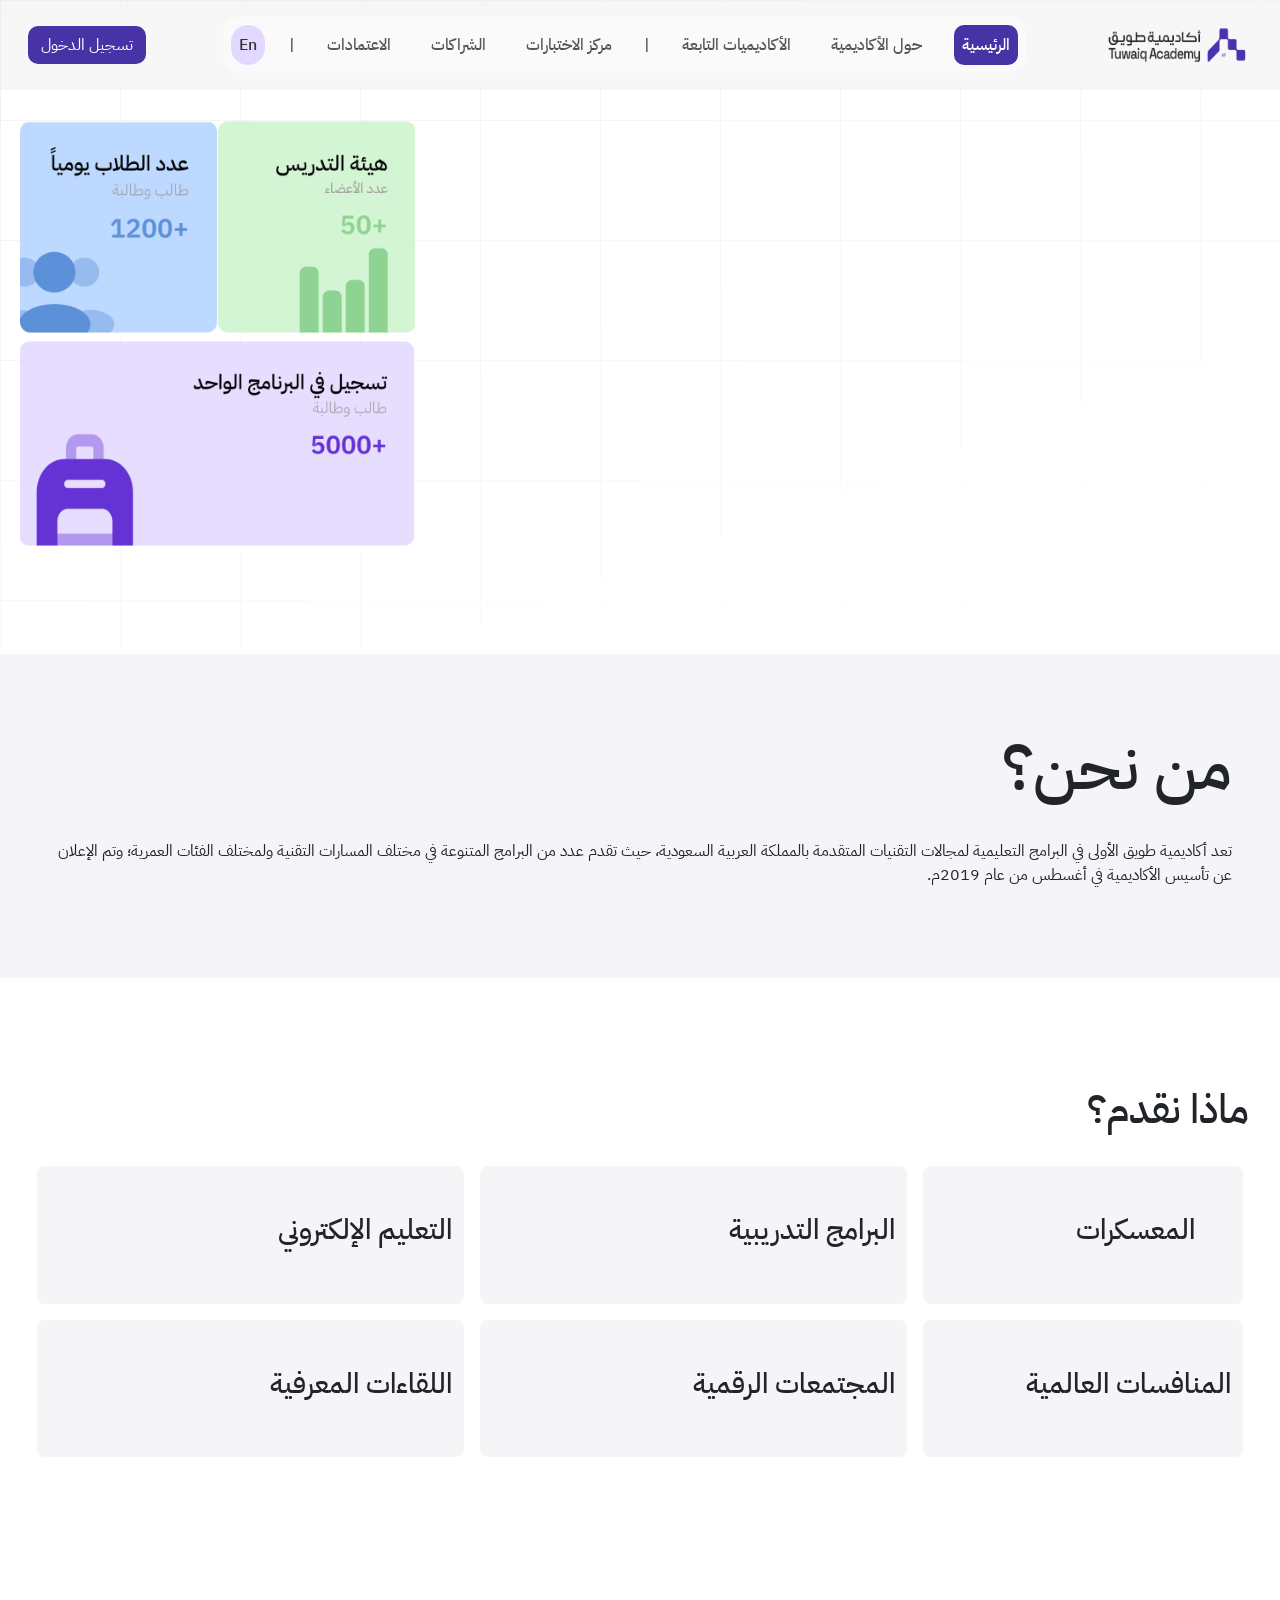
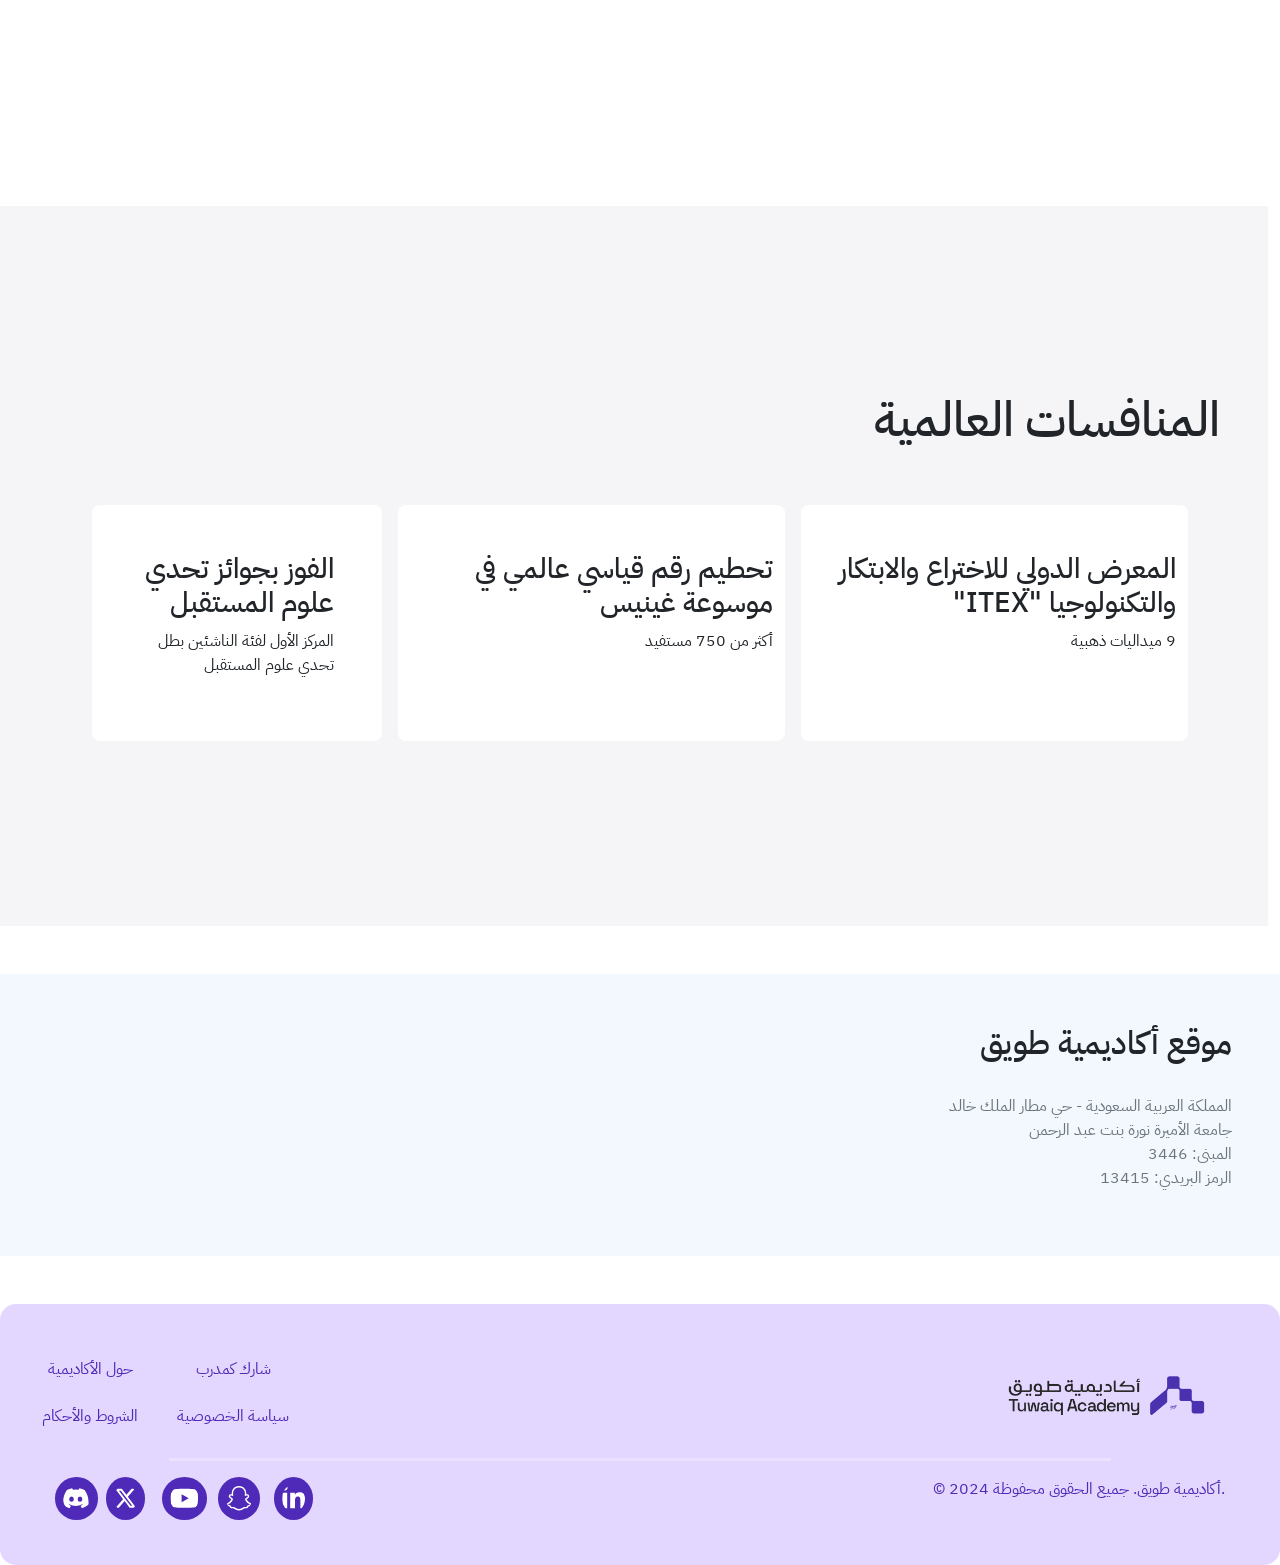
<file: about.html>
<!DOCTYPE html>
<html lang="en">
  <head>
    <meta charset="UTF-8" />
    <meta name="viewport" content="width=device-width, initial-scale=1.0" />
    <link
      href="https://cdn.jsdelivr.net/npm/bootstrap@5.3.5/dist/css/bootstrap.min.css"
      rel="stylesheet"
      integrity="sha384-SgOJa3DmI69IUzQ2PVdRZhwQ+dy64/BUtbMJw1MZ8t5HZApcHrRKUc4W0kG879m7"
      crossorigin="anonymous"
    />
    <link rel="stylesheet" href="styles.css" />
    <title>About the Academy</title>

    <style>
        /* background for body square with lines */
        body::before {
          --size: 120px;
          --line-color: rgba(0, 0, 0, 0.05);
          content: "";
          position: fixed;
          top: 0;
          left: 0;
          width: 100%;
          height: 100%;
          background: linear-gradient(
                to right,
                var(--line-color) 1px,
                transparent 1px
              )
              repeat,
            linear-gradient(to bottom, var(--line-color) 1px, transparent 1px)
              repeat;
          background-size: var(--size) var(--size);
          mask-image: linear-gradient(-20deg, transparent 20%, white);
          pointer-events: none;
          z-index: -1;
        }
        /* for backgroound ul in navbar */
  
        .blur-navbar{
          backdrop-filter: blur(10px);
          background-color: #b1aeae18;
        }
  
        #ul-list {
          background-color: rgb(250 250 250);
  
          a {
            border-radius: 40px;
          }
        }
  
        #ul-list a:hover {
          background-color: #9597979f;
          transition: 0.3s ease-in-out;
        }
        .purpleColor {
          --bg-purple: #4833a6;
          background-color: var(--bg-purple);
          --color-white: rgb(255, 255, 255);
          color: var(--color-white) !important;
          border-radius: 10px !important;
        }
        .purpleColor:hover {
          background-color: #6346e6 !important;
        }
        .EnglishPage {
          --en-bg: #e3d8ff;
          background-color: var(--en-bg);
          color: #333;
          border-radius: 10px;
          text-align: center;
          border-radius: 10px;
        }
        .bg-purple-light {
          background-color: #e7ddff;
        }
  
        .bg-teal-light {
          background-color: #bffffa;
        }
  
        .bg-pink-light {
          background-color: #ffdde1;
        }
  
        .btn-start {
          background-color: white;
          color: #4f29b7;
          border: 2px solid #4f29b7;
          box-shadow: 5px 5px 0px #4f29b7;
          transition: all 0.2s;
          border-radius: 0.75rem;
        }
  
        .btn-start:hover {
          box-shadow: none;
          color: #4f29b7;
        }
  
        .card-bg-grey {
          background-color: #f5f5f7;
        }
        /* 
          
      .card-item {
          background-color: rgba(255, 255, 255, 0.65);
          box-shadow: 0px 4px 4px rgba(0, 0, 0, 0.07);
          border-radius: 0.5rem;
      }  */
      </style>
  

  </head>

  <body>
    <!--Navbar Responsive -->
    <header class="pt-2 container-fluid" dir="rtl">
      <nav class="navbar navbar-expand-lg">
        <div
          class="container-fluid d-flex align-items-center justify-content-between blur-navbar fixed-top"
        >
          <a class="navbar-brand" href="#">
            <img
              src="./images/logo-h.png"
              alt="Logo"
              class="img-fluid"
              style="height: 80px; width: 150px"
            />
          </a>

          <button
            class="navbar-toggler border-0"
            type="button"
            data-bs-toggle="collapse"
            data-bs-target="#mainNav"
            aria-controls="mainNav"
            aria-expanded="false"
            aria-label="Toggle navigation"
          >
            <span class="navbar-toggler-icon"></span>
          </button>

          <!-- عناصر القائمة -->
          <div class="collapse navbar-collapse" id="mainNav">
            <!--ul list-->
            <ul
              class="navbar-nav mx-auto text-center rounded-4 p-2 fs-6 fw-medium gap-4 d-flex align-items-center"
              id="ul-list"
            >
              <li class="nav-item">
                <a
                  class="nav-link purpleColor"
                  aria-current="page"
                  href="index.html"
                  >الرئيسية</a
                >
              </li>
              <li class="nav-item">
                <a class="nav-link" href="about.html">حول الأكاديمية</a>
              </li>
              <li class="nav-item">
                <a class="nav-link" href="#">الأكاديميات التابعة</a>
              </li>
              <li class="nav-item d-none d-lg-block text-muted">|</li>
              <li class="nav-item">
                <a class="nav-link" href="#">مركز الاختبارات</a>
              </li>
              <li class="nav-item">
                <a class="nav-link" href="partnerships.html">الشراكات</a>
              </li>
              <li class="nav-item">
                <a class="nav-link" href="#">الاعتمادات</a>
              </li>
              <li class="nav-item d-none d-lg-block text-muted">|</li>
              <li class="nav-item">
                <a class="nav-link EnglishPage" href="#">En</a>
              </li>
            </ul>
            <!--//ul list//-->
            <div class="text-center mt-3 mt-lg-0 ms-lg-3">
              <button class="btn purpleColor">تسجيل الدخول</button>
            </div>
          </div>
        </div>
      </nav>
    </header>
    <!--//Navbar Responsive //-->

    <section
      dir="rtl"
      class="d-flex flex-column flex-md-row mt-5 pt-5 container-fluid gap-2"
    >
      <video
        style="object-fit: contain"
        class="rounded-3 col-12 col-md-8"
        autoplay
        loop
        muted
        playsinline
      >
        <source
          src="https://cdn.tuwaiq.edu.sa/landing/introS3.mp4"
          type="video/mp4"
        />
      </video>
      <br />
      <div
        class="container-fluid justify-content-center gap-2 col-12 col-md-4 row"
      >
        <div class="col-12 row container-fluid p-0 m-0">
          <div class="col-6 p-0 m-0">
            <img class="img-fluid d-block" src="images/staff.png" />
          </div>
          <div class="col-6 p-0 m-0">
            <img class="img-fluid d-block" src="images/daily_std_num.png" />
          </div>
        </div>
        <div class="col-12 container-fluid p-0 m-0">
          <img
            class="img-fluid rounded-3"
            src="images/total_joiners.png"
            alt=""
          />
        </div>
      </div>
    </section>
    <section
      style="height: 60vh"
      dir="rtl"
      class="col-12 d-flex justify-content-center align-items-center"
    >
      <div
        style="background-color: rgb(245, 245, 247); height: 60%"
        class="d-flex flex-column justify-content-center p-md-5 p-4"
      >
        <h1 style="font-size: 4em">من نحن؟</h1>
        <br />
        <p>
          تعد أكاديمية طويق الأولى في البرامج التعليمية لمجالات التقنيات
          المتقدمة بالمملكة العربية السعودية، حيث تقدم عدد من البرامج المتنوعة
          في مختلف المسارات التقنية ولمختلف الفئات العمرية؛ وتم الإعلان عن تأسيس
          الأكاديمية في أغسطس من عام 2019م.
        </p>
      </div>
    </section>

    <section
      style="height: 80vh"
      dir="rtl"
      class="container-fluid d-flex flex-column align-items-center"
    >
      <h1 style="width: 97%">ماذا نقدم؟</h1>
      <br />
      <div class=" align-content-center justify-content-center">
        <div class="row gap-3 justify-content-center">
          <div
            style=" background-color: rgb(245, 245, 247)"
            class="col-5 col-md-3 p-5 rounded-3"
          >
            <h3
              class="d-flex align-content-start justify-content-center justify-content-md-start"
            >
              المعسكرات
            </h3>
          </div>
          <div
            style="background-color: rgb(245, 245, 247)"
            class="col-6 col-md-4 py-5 rounded-3"
          >
            <h3
              class="d-flex align-content-start justify-content-center justify-content-md-start"
            >
              البرامج التدريبية
            </h3>
          </div>
          <div
            style="background-color: rgb(245, 245, 247)"
            class="col-5 col-md-4 py-5 rounded-3"
          >
            <h3 class="d-flex align-content-start justify-content-center justify-content-md-start">
              التعليم الإلكتروني
            </h3>
          </div>
          <div
            style=" background-color: rgb(245, 245, 247)"
            class="col-6 col-md-3 py-5 rounded-3"
          >
            <h3
              class="d-flex align-content-start justify-content-center justify-content-md-start"
            >
              المنافسات العالمية
            </h3>
          </div>
          <div
            style="background-color: rgb(245, 245, 247)"
            class="col-5 col-md-4 py-5 rounded-3"
          >
            <h3
              class="d-flex align-content-start justify-content-center justify-content-md-start"
            >
              المجتمعات الرقمية
            </h3>
          </div>
          <div
            style="background-color: rgb(245, 245, 247)"
            class="col-6 col-md-4 py-5 rounded-3"
          >
            <h3
              class="d-flex align-content-start justify-content-center justify-content-md-start"
            >
              اللقاءات المعرفية
            </h3>
          </div>
        </div>
      </div>
    </section>
    <section style="height: 80vh" dir="rtl" class="container-fluid">
      <div
        style="background-color: rgb(245, 245, 247)"
        class="d-flex flex-column justify-content-center align-items-between p-md-5 p-4 h-100 min-vw-100"
      >
        <h1 style="font-size: 3em">المنافسات العالمية</h1>
        <br /><br />
        <div class="row justify-content-center container-fluid gap-3">
          <div class="col-12 col-md-4 py-5 rounded-3 bg-white">
            <h3 class="text-end">
              المعرض الدولي للاختراع والابتكار والتكنولوجيا "ITEX"
            </h3>
            <p>9 ميداليات ذهبية</p>
          </div>
          <div class="col-12 col-md-4 py-5 rounded-3 bg-white">
            <h3 class="text-end">تحطيم رقم قياسي عالمي في موسوعة غينيس</h3>
            <p>أكثر من 750 مستفيد</p>
          </div>
          <div class="col-12 col-md-3 p-5 rounded-3 bg-white">
            <h3 class="text-end">الفوز بجوائز تحدي علوم المستقبل</h3>
            <p>المركز الأول لفئة الناشئين بطل تحدي علوم المستقبل</p>
          </div>
        </div>
      </div>
    </section>

    <section
      style="background-color: rgb(243, 248, 254)"
      class="row py-md-3 px-md-5 my-5 align-items-center min-vw-100"
    >
      <iframe
        class="col-4 col-md-4 acad-location"
        src="https://www.google.com/maps/embed?pb=!1m14!1m8!1m3!1d3620.285290349758!2d46.713868!3d24.854104!3m2!1i1024!2i768!4f13.1!3m3!1m2!1s0x3e2efbd2d9c324c7%3A0x9124f530f1b56443!2sTuwaiq%20Academy!5e0!3m2!1sen!2ssa!4v1746204936736!5m2!1sen!2ssa"
        allowfullscreen=""
        height="150"
        loading="lazy"
        referrerpolicy="no-referrer-when-downgrade"
      ></iframe>
      <div dir="rtl" class="col-7 col-md-8 my-3">
        <h2>موقع أكاديمية طويق</h2>
        <br />
        <ul class="text-secondary list-unstyled">
          <li>المملكة العربية السعودية - حي مطار الملك خالد</li>
          <li>جامعة الأميرة نورة بنت عبد الرحمن</li>
          <li>المبنى: 3446</li>
          <li>الرمز البريدي: 13415</li>
        </ul>
      </div>
    </section>

    <footer
      dir="rtl"
      style="background-color: rgb(227, 215, 255)"
      class="container-fluid d-flex align-items-center rounded-4 h-md-25"
    >
      <div
        style="width: 100%"
        class="d-flex flex-column justify-content-center align-items-center"
      >
        <div
          style="width: 99%"
          class="row justify-content-md-between justify-content-center"
        >
          <div class="col-9 col-sm-5 col-md-3 text-center">
            <img class="w-75" src="images/logo.png" alt="" />
          </div>
          <div class="col-12 col-md-3 row d-flex text-center">
            <a
              class="col-6 link-underline-light link-underline-opacity-0 my-2 tuwaiq-purple"
              href="#"
              >شارك كمدرب</a
            >
            <a
              class="col-6 link-underline-light link-underline-opacity-0 my-2 tuwaiq-purple"
              href="#"
              >حول الأكاديمية</a
            >
            <a
              class="col-6 link-underline-light link-underline-opacity-0 my-2 tuwaiq-purple"
              href="#"
            >
              سياسة الخصوصية</a
            >
            <a
              class="col-6 link-underline-light link-underline-opacity-0 my-2 tuwaiq-purple"
              href="#"
              >الشروط والأحكام</a
            >
          </div>
        </div>

        <hr style="height: 3px" class="bg-white border-0 w-75" />

        <div
          dir="ltr"
          style="width: 95%"
          class="row justify-content-center justify-content-md-between h-25"
        >
          <div class="col-10 col-sm-5 col-md-3 d-flex h-75">
            <a
              style="width: 45%"
              href="https://discord.gg/DWpUH7wFxj"
              class="text-white"
            >
              <svg
                style="background-color: rgb(79, 41, 183)"
                width="85%"
                height="100%"
                class="rounded-circle p-2"
                aria-hidden="true"
                xmlns="http://www.w3.org/2000/svg"
                fill="currentColor"
                viewBox="0 0 21 16"
              >
                <path
                  d="M16.942 1.556a16.3 16.3 0 0 0-4.126-1.3 12.04 12.04 0 0 0-.529 1.1 15.175 15.175 0 0 0-4.573 0 11.585 11.585 0 0 0-.535-1.1 16.274 16.274 0 0 0-4.129 1.3A17.392 17.392 0 0 0 .182 13.218a15.785 15.785 0 0 0 4.963 2.521c.41-.564.773-1.16 1.084-1.785a10.63 10.63 0 0 1-1.706-.83c.143-.106.283-.217.418-.33a11.664 11.664 0 0 0 10.118 0c.137.113.277.224.418.33-.544.328-1.116.606-1.71.832a12.52 12.52 0 0 0 1.084 1.785 16.46 16.46 0 0 0 5.064-2.595 17.286 17.286 0 0 0-2.973-11.59ZM6.678 10.813a1.941 1.941 0 0 1-1.8-2.045 1.93 1.93 0 0 1 1.8-2.047 1.919 1.919 0 0 1 1.8 2.047 1.93 1.93 0 0 1-1.8 2.045Zm6.644 0a1.94 1.94 0 0 1-1.8-2.045 1.93 1.93 0 0 1 1.8-2.047 1.918 1.918 0 0 1 1.8 2.047 1.93 1.93 0 0 1-1.8 2.045Z"
                ></path>
              </svg>
            </a>
            <a
              style="width: 30%"
              href="https://twitter.com/TuwaiqAcademy"
              class="text-white w-50"
            >
              <svg
                style="background-color: rgb(79, 41, 183)"
                width="70%"
                height="100%"
                class="rounded-circle p-2"
                xmlns="http://www.w3.org/2000/svg"
                viewBox="0 0 512 512"
              >
                <path
                  fill="#ffffff"
                  d="M389.2 48h70.6L305.6 224.2 487 464H345L233.7 318.6 106.5 464H35.8L200.7 275.5 26.8 48H172.4L272.9 180.9 389.2 48zM364.4 421.8h39.1L151.1 88h-42L364.4 421.8z"
                ></path>
              </svg>
            </a>

            <a
              style="width: 45%"
              href="https://www.youtube.com/channel/UC_pOwgeaVK7bg3z7fJB5N8w"
              class="text-white w-50"
            >
              <svg
                style="background-color: rgb(79, 41, 183)"
                width="80%"
                height="100%"
                class="rounded-circle p-2"
                xmlns="http://www.w3.org/2000/svg"
                viewBox="0 0 576 512"
              >
                <path
                  fill="#ffffff"
                  d="M549.7 124.1c-6.3-23.7-24.8-42.3-48.3-48.6C458.8 64 288 64 288 64S117.2 64 74.6 75.5c-23.5 6.3-42 24.9-48.3 48.6-11.4 42.9-11.4 132.3-11.4 132.3s0 89.4 11.4 132.3c6.3 23.7 24.8 41.5 48.3 47.8C117.2 448 288 448 288 448s170.8 0 213.4-11.5c23.5-6.3 42-24.2 48.3-47.8 11.4-42.9 11.4-132.3 11.4-132.3s0-89.4-11.4-132.3zm-317.5 213.5V175.2l142.7 81.2-142.7 81.2z"
                ></path>
              </svg>
            </a>

            <a
              style="width: 45%"
              href="https://www.snapchat.com/add/tuwaiqacademy"
              class="text-white w-50"
            >
              <svg
                style="background-color: rgb(79, 41, 183)"
                width="75%"
                height="100%"
                class="rounded-circle p-2"
                xmlns="http://www.w3.org/2000/svg"
                viewBox="0 0 512 512"
              >
                <path
                  fill="#ffffff"
                  d="M496.9 366.6c-3.4-9.2-9.8-14.1-17.1-18.2-1.4-.8-2.6-1.5-3.7-1.9-2.2-1.1-4.4-2.2-6.6-3.4-22.8-12.1-40.6-27.3-53-45.4a102.9 102.9 0 0 1 -9.1-16.1c-1.1-3-1-4.7-.2-6.3a10.2 10.2 0 0 1 2.9-3c3.9-2.6 8-5.2 10.7-7 4.9-3.2 8.8-5.7 11.2-7.4 9.4-6.5 15.9-13.5 20-21.3a42.4 42.4 0 0 0 2.1-35.2c-6.2-16.3-21.6-26.4-40.3-26.4a55.5 55.5 0 0 0 -11.7 1.2c-1 .2-2.1 .5-3.1 .7 .2-11.2-.1-22.9-1.1-34.5-3.5-40.8-17.8-62.1-32.7-79.2A130.2 130.2 0 0 0 332.1 36.4C309.5 23.5 283.9 17 256 17S202.6 23.5 180 36.4a129.7 129.7 0 0 0 -33.3 26.8c-14.9 17-29.2 38.4-32.7 79.2-1 11.6-1.2 23.4-1.1 34.5-1-.3-2-.5-3.1-.7a55.5 55.5 0 0 0 -11.7-1.2c-18.7 0-34.1 10.1-40.3 26.4a42.4 42.4 0 0 0 2 35.2c4.1 7.8 10.7 14.7 20 21.3 2.5 1.7 6.4 4.2 11.2 7.4 2.6 1.7 6.5 4.2 10.3 6.7a11.1 11.1 0 0 1 3.3 3.3c.8 1.6 .8 3.4-.4 6.6a102 102 0 0 1 -8.9 15.8c-12.1 17.7-29.4 32.6-51.4 44.6C32.4 348.6 20.2 352.8 15.1 366.7c-3.9 10.5-1.3 22.5 8.5 32.6a49.1 49.1 0 0 0 12.4 9.4 134.3 134.3 0 0 0 30.3 12.1 20 20 0 0 1 6.1 2.7c3.6 3.1 3.1 7.9 7.8 14.8a34.5 34.5 0 0 0 9 9.1c10 6.9 21.3 7.4 33.2 7.8 10.8 .4 23 .9 36.9 5.5 5.8 1.9 11.8 5.6 18.7 9.9C194.8 481 217.7 495 256 495s61.3-14.1 78.1-24.4c6.9-4.2 12.9-7.9 18.5-9.8 13.9-4.6 26.2-5.1 36.9-5.5 11.9-.5 23.2-.9 33.2-7.8a34.6 34.6 0 0 0 10.2-11.2c3.4-5.8 3.3-9.9 6.6-12.8a19 19 0 0 1 5.8-2.6A134.9 134.9 0 0 0 476 408.7a48.3 48.3 0 0 0 13-10.2l.1-.1C498.4 388.5 500.7 376.9 496.9 366.6zm-34 18.3c-20.7 11.5-34.5 10.2-45.3 17.1-9.1 5.9-3.7 18.5-10.3 23.1-8.1 5.6-32.2-.4-63.2 9.9-25.6 8.5-42 32.8-88 32.8s-62-24.3-88.1-32.9c-31-10.3-55.1-4.2-63.2-9.9-6.6-4.6-1.2-17.2-10.3-23.1-10.7-6.9-24.5-5.7-45.3-17.1-13.2-7.3-5.7-11.8-1.3-13.9 75.1-36.4 87.1-92.6 87.7-96.7 .6-5 1.4-9-4.2-14.1-5.4-5-29.2-19.7-35.8-24.3-10.9-7.6-15.7-15.3-12.2-24.6 2.5-6.5 8.5-8.9 14.9-8.9a27.6 27.6 0 0 1 6 .7c12 2.6 23.7 8.6 30.4 10.2a10.7 10.7 0 0 0 2.5 .3c3.6 0 4.9-1.8 4.6-5.9-.8-13.1-2.6-38.7-.6-62.6 2.8-32.9 13.4-49.2 26-63.6 6.1-6.9 34.5-37 88.9-37s82.9 29.9 88.9 36.8c12.6 14.4 23.2 30.7 26 63.6 2.1 23.9 .3 49.5-.6 62.6-.3 4.3 1 5.9 4.6 5.9a10.6 10.6 0 0 0 2.5-.3c6.7-1.6 18.4-7.6 30.4-10.2a27.6 27.6 0 0 1 6-.7c6.4 0 12.4 2.5 14.9 8.9 3.5 9.4-1.2 17-12.2 24.6-6.6 4.6-30.4 19.3-35.8 24.3-5.6 5.1-4.8 9.1-4.2 14.1 .5 4.2 12.5 60.4 87.7 96.7C468.6 373 476.1 377.5 462.9 384.9z"
                ></path>
              </svg>
            </a>
            <a
              style="width: 45%"
              href="https://www.linkedin.com/company/tuwaiqacademy"
              class="text-white w-50"
            >
              <svg
                style="background-color: rgb(79, 41, 183)"
                width="70%"
                height="100%"
                class="rounded-circle p-2"
                xmlns="http://www.w3.org/2000/svg"
                viewBox="0 0 448 512"
              >
                <path
                  fill="#ffffff"
                  d="M100.3 448H7.4V148.9h92.9zM53.8 108.1C24.1 108.1 0 83.5 0 53.8a53.8 53.8 0 0 1 107.6 0c0 29.7-24.1 54.3-53.8 54.3zM447.9 448h-92.7V302.4c0-34.7-.7-79.2-48.3-79.2-48.3 0-55.7 37.7-55.7 76.7V448h-92.8V148.9h89.1v40.8h1.3c12.4-23.5 42.7-48.3 87.9-48.3 94 0 111.3 61.9 111.3 142.3V448z"
                ></path>
              </svg>
            </a>
          </div>
          <div class="col-12 mt-3 my-md-0 col-md-5 text-md-end text-center">
            <p style="color: rgb(79, 41, 183)">
              © 2024 أكاديمية طويق. جميع الحقوق محفوظة.
            </p>
          </div>
        </div>
      </div>
    </footer>

    <!-- Bootstrap's scripts -->
    <script
      src="https://cdn.jsdelivr.net/npm/@popperjs/core@2.11.8/dist/umd/popper.min.js"
      integrity="sha384-I7E8VVD/ismYTF4hNIPjVp/Zjvgyol6VFvRkX/vR+Vc4jQkC+hVqc2pM8ODewa9r"
      crossorigin="anonymous"
    ></script>
    <script
      src="https://cdn.jsdelivr.net/npm/bootstrap@5.3.5/dist/js/bootstrap.min.js"
      integrity="sha384-VQqxDN0EQCkWoxt/0vsQvZswzTHUVOImccYmSyhJTp7kGtPed0Qcx8rK9h9YEgx+"
      crossorigin="anonymous"
    ></script>
  </body>
</html>
</file>
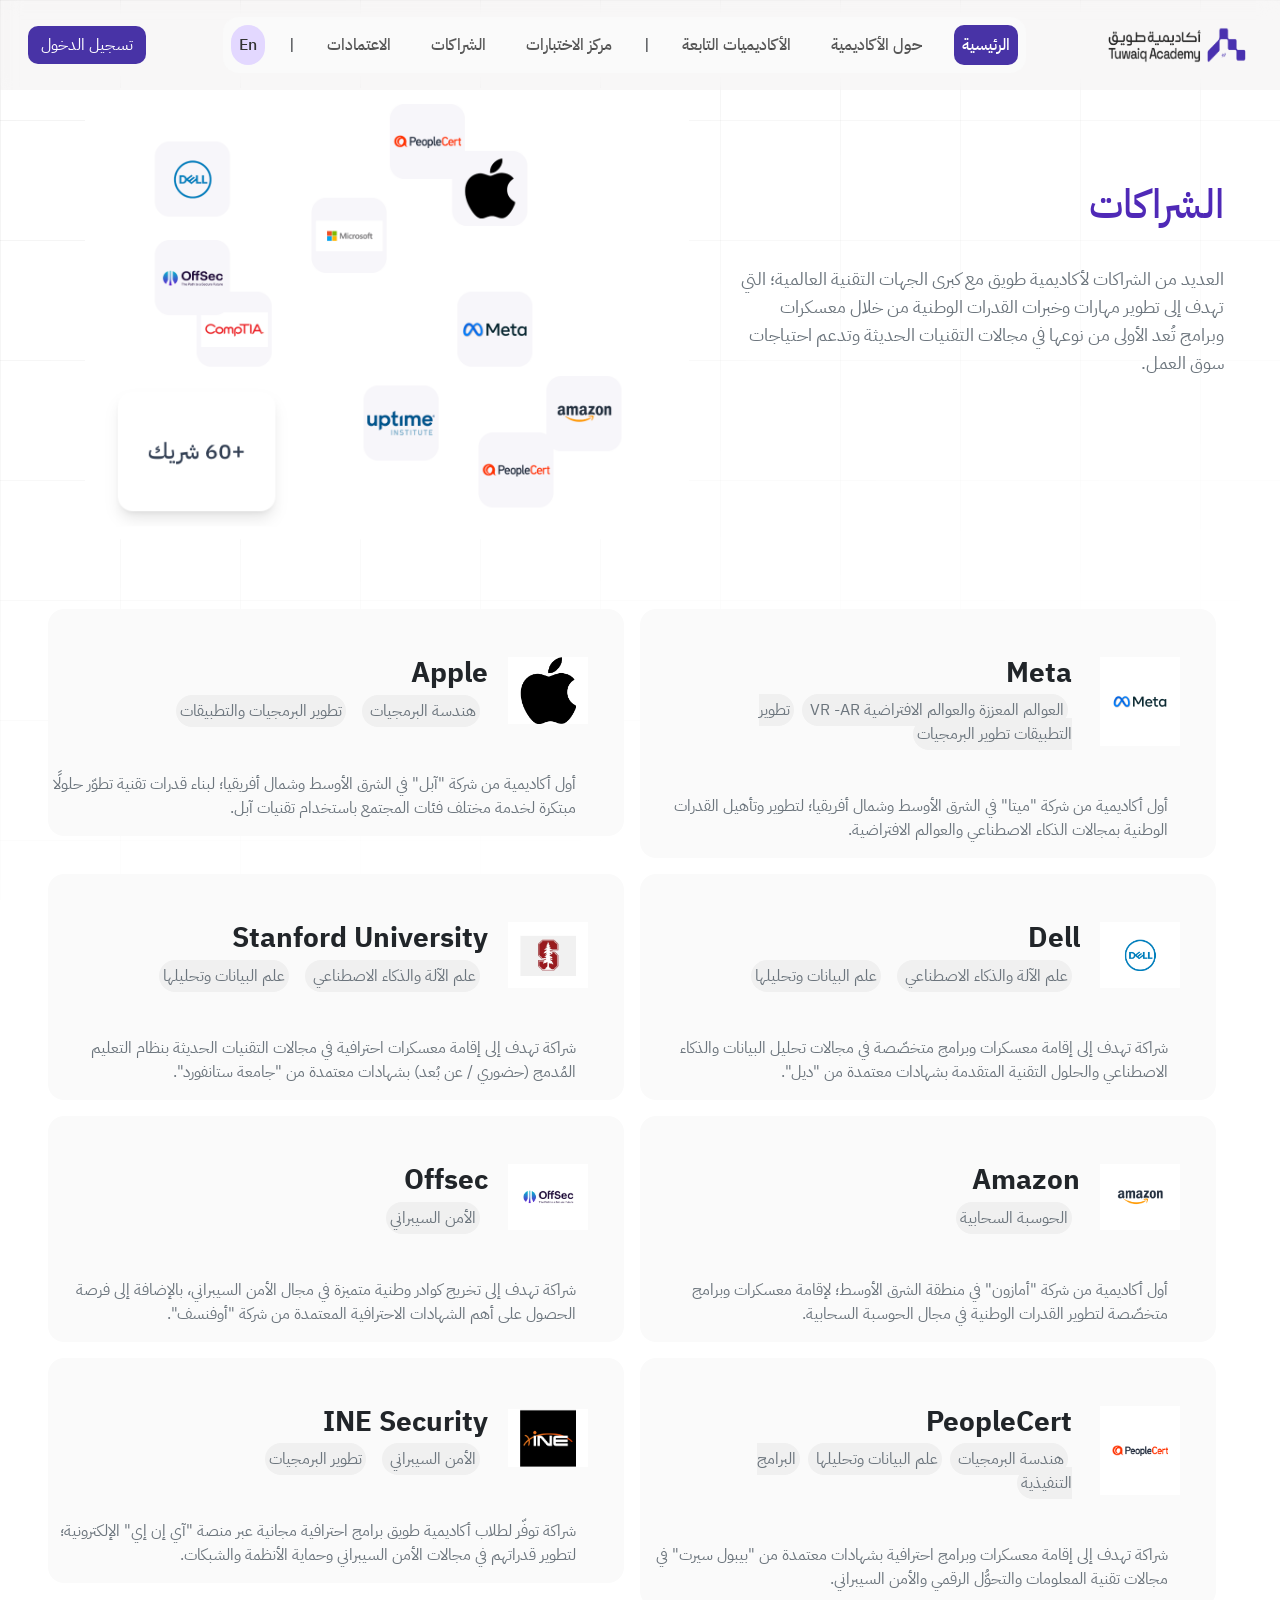
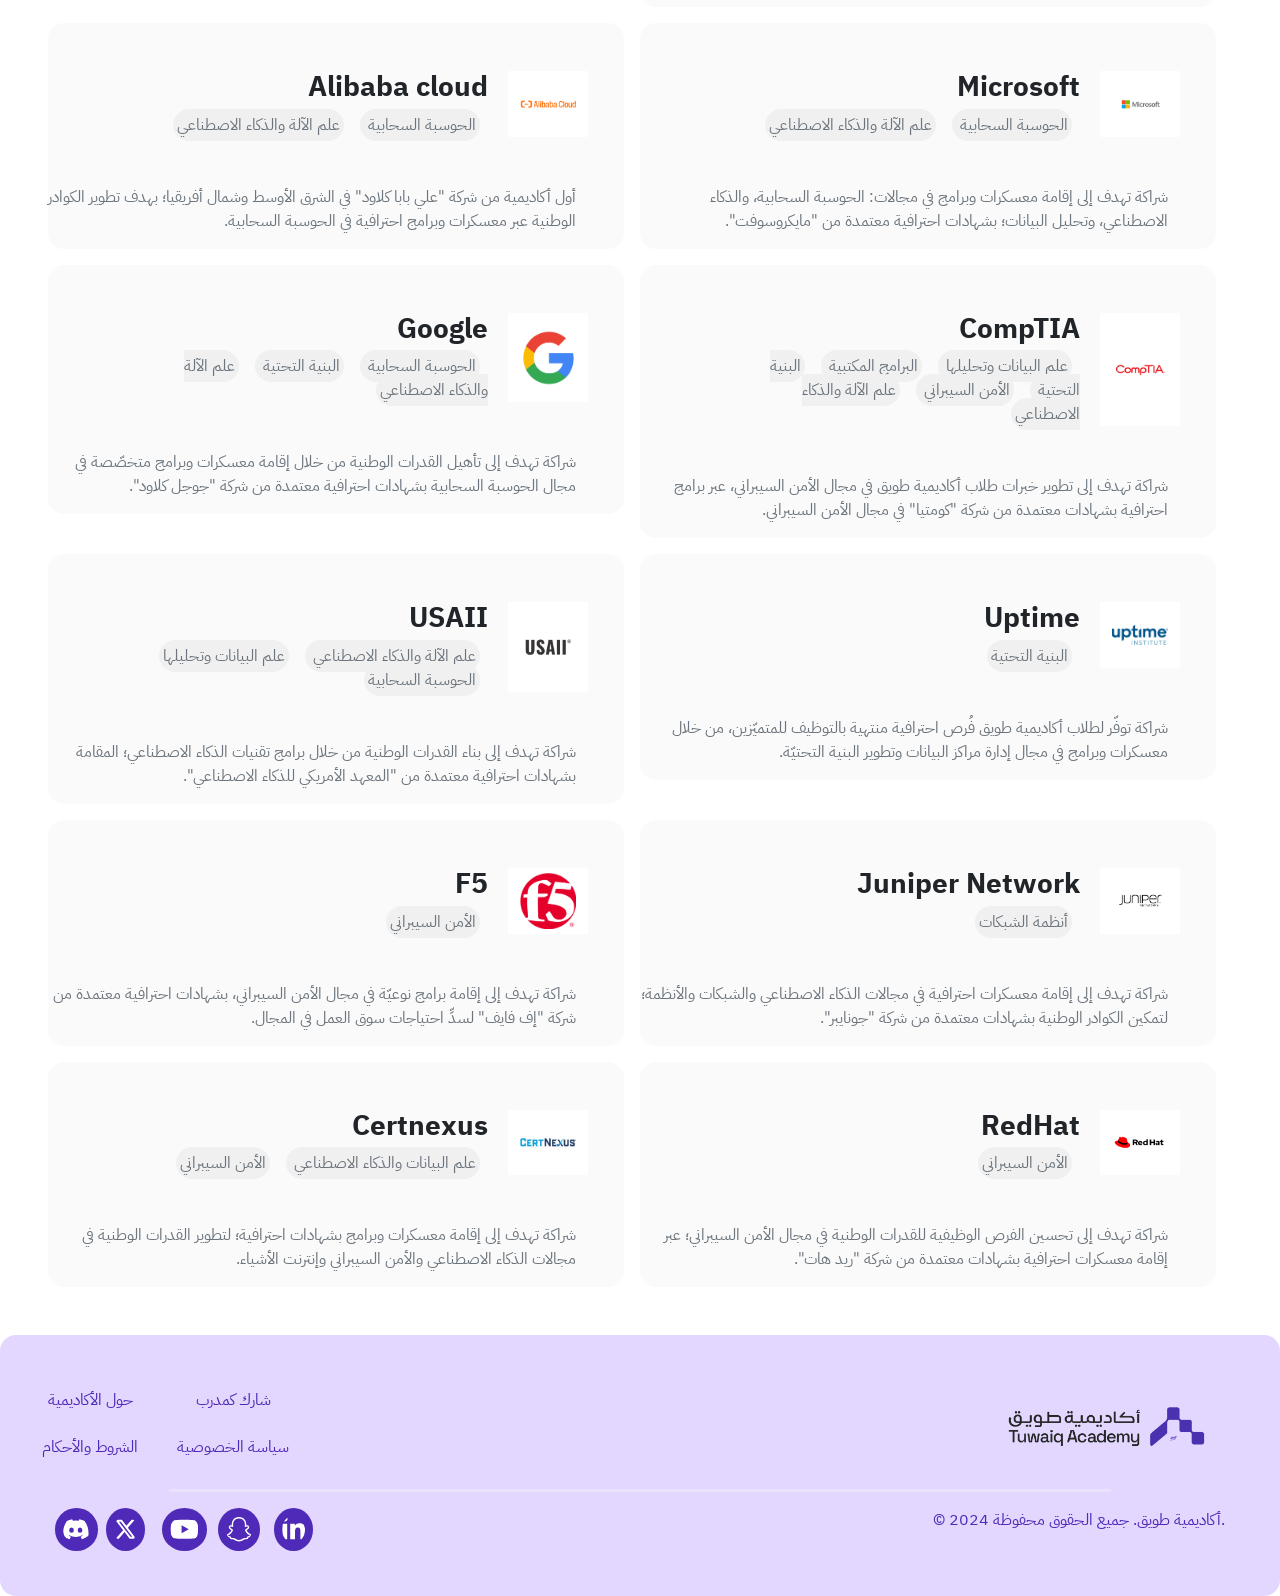
<file: partnerships.html>
<!DOCTYPE html>
<html lang="en">
  <head>
    <meta charset="UTF-8" />
    <meta name="viewport" content="width=device-width, initial-scale=1.0" />
    <link
      href="https://cdn.jsdelivr.net/npm/bootstrap@5.3.5/dist/css/bootstrap.min.css"
      rel="stylesheet"
      integrity="sha384-SgOJa3DmI69IUzQ2PVdRZhwQ+dy64/BUtbMJw1MZ8t5HZApcHrRKUc4W0kG879m7"
      crossorigin="anonymous"
    />
    <link rel="stylesheet" href="styles.css" />
    <title>Partnerships</title>

    <style>
        /* background for body square with lines */
        body::before {
          --size: 120px;
          --line-color: rgba(0, 0, 0, 0.05);
          content: "";
          position: fixed;
          top: 0;
          left: 0;
          width: 100%;
          height: 100%;
          background: linear-gradient(
                to right,
                var(--line-color) 1px,
                transparent 1px
              )
              repeat,
            linear-gradient(to bottom, var(--line-color) 1px, transparent 1px)
              repeat;
          background-size: var(--size) var(--size);
          mask-image: linear-gradient(-20deg, transparent 20%, white);
          pointer-events: none;
          z-index: -1;
        }
        /* for backgroound ul in navbar */
  
        .blur-navbar{
          backdrop-filter: blur(10px);
          background-color: #b1aeae18;
        }
  
        #ul-list {
          background-color: rgb(250 250 250);
  
          a {
            border-radius: 40px;
          }
        }
  
        #ul-list a:hover {
          background-color: #9597979f;
          transition: 0.3s ease-in-out;
        }
        .purpleColor {
          --bg-purple: #4833a6;
          background-color: var(--bg-purple);
          --color-white: rgb(255, 255, 255);
          color: var(--color-white) !important;
          border-radius: 10px !important;
        }
        .purpleColor:hover {
          background-color: #6346e6 !important;
        }
        .EnglishPage {
          --en-bg: #e3d8ff;
          background-color: var(--en-bg);
          color: #333;
          border-radius: 10px;
          text-align: center;
          border-radius: 10px;
        }
        .bg-purple-light {
          background-color: #e7ddff;
        }
  
        .bg-teal-light {
          background-color: #bffffa;
        }
  
        .bg-pink-light {
          background-color: #ffdde1;
        }
  
        .btn-start {
          background-color: white;
          color: #4f29b7;
          border: 2px solid #4f29b7;
          box-shadow: 5px 5px 0px #4f29b7;
          transition: all 0.2s;
          border-radius: 0.75rem;
        }
  
        .btn-start:hover {
          box-shadow: none;
          color: #4f29b7;
        }
  
        .card-bg-grey {
          background-color: #f5f5f7;
        }
        /* 
          
      .card-item {
          background-color: rgba(255, 255, 255, 0.65);
          box-shadow: 0px 4px 4px rgba(0, 0, 0, 0.07);
          border-radius: 0.5rem;
      }  */
      </style>
  


  </head>


  <body>

<!--Navbar Responsive -->
<header class="pt-2 container-fluid  " dir="rtl">
    <nav class="navbar navbar-expand-md navbar-light ">
      <div
        class="container-fluid d-flex align-items-center justify-content-between blur-navbar fixed-top "
      >
        <a class="navbar-brand " href="#">
          <img
            src="./images/logo-h.png"
            alt="Logo"
            class="img-fluid"
            style="height: 80px; width: 150px"
          />
        </a>
    
        <button
          class="navbar-toggler border-0"
          type="button"
          data-bs-toggle="collapse"
          data-bs-target="#mainNav"
          aria-controls="mainNav"
          aria-expanded="false"
          aria-label="Toggle navigation"
        >
          <span class="navbar-toggler-icon"></span>
        </button>
    
        <!-- عناصر القائمة -->
        <div class="collapse navbar-collapse" id="mainNav">
          <!--ul list-->
          <ul
            class="navbar-nav mx-auto text-center rounded-4 p-2 fs-6 fw-medium gap-4 d-flex align-items-center"
            id="ul-list"
          >
            <li class="nav-item">
              <a class="nav-link purpleColor" aria-current="page" href="index.html"
                >الرئيسية</a
              >
            </li>
            <li class="nav-item">
              <a class="nav-link" href="about.html">حول الأكاديمية</a>
            </li>
            <li class="nav-item">
              <a class="nav-link" href="#">الأكاديميات التابعة</a>
            </li>
            <li class="nav-item d-none d-lg-block text-muted">|</li>
            <li class="nav-item">
              <a class="nav-link" href="#">مركز الاختبارات</a>
            </li>
            <li class="nav-item">
              <a class="nav-link" href="partnerships.html">الشراكات</a>
            </li>
            <li class="nav-item">
              <a class="nav-link" href="#">الاعتمادات</a>
            </li>
            <li class="nav-item d-none d-lg-block text-muted">|</li>
            <li class="nav-item">
              <a class="nav-link EnglishPage" href="#">En</a>
            </li>
          </ul>
          <!--//ul list//-->
          <div class="text-center mt-3 mt-lg-0 ms-lg-3">
            <button class="btn purpleColor">تسجيل الدخول</button>
          </div>
        </div>
      </div>
    </nav>
    </header>
    <!--//Navbar Responsive //-->
    
    
    <section
      dir="rtl"
      class="container-fluid row align-items-center pt-5 my-5 my-md-3"
    >
      <div
        style="font-size: 1.125rem; line-height: 1.75rem; height: 30vh"
        class="col-12 col-md-5 px-3 mx-3"
      >
        <h1 class="tuwaiq-purple">الشراكات</h1>
        <br />
        <p class="text-secondary">
          العديد من الشراكات لأكاديمية طويق مع كبرى الجهات التقنية العالمية؛
          التي تهدف إلى تطوير مهارات وخبرات القدرات الوطنية من خلال معسكرات
          وبرامج تُعد الأولى من نوعها في مجالات التقنيات الحديثة وتدعم احتياجات
          سوق العمل.
        </p>
      </div>
      <div class="col-12 col-md-6">
        <img width="100%" src="images/partnerships_hero.png" alt="" />
      </div>
    </section>
    <section dir="rtl" class="container-fluid row g-3 px-md-5 my-5">
      <div class="col-12 col-md-6">
        <div
          class="pe-5 pt-5 rounded-4"
          style="background-color: rgb(250, 250, 250)"
        >
          <div class="row">
            <div class="col-11 row align-items-center gap-3">
              <img
                style="object-fit: contain"
                class="col-2 bg-white h-100"
                src="images/metaLogo.png"
                alt="apple's logo"
              />
              <div class="col-9">
                <h3 class="fw-bold">Meta</h3>
                <div>
                  <span
                    class="rounded-4 p-1 text-secondary m-1"
                    style="background-color: rgb(240, 240, 240)"
                    >العوالم المعززة والعوالم الافتراضية VR -AR
                  </span>
                  <span
                    class="rounded-4 p-1 text-secondary m-1"
                    style="background-color: rgb(240, 240, 240)"
                    >تطوير التطبيقات تطوير البرمجيات
                  </span>
                </div>
              </div>
            </div>

            <p class="text-secondary mt-5">
              أول أكاديمية من شركة "ميتا" في الشرق الأوسط وشمال أفريقيا؛ لتطوير
              وتأهيل القدرات الوطنية بمجالات الذكاء الاصطناعي والعوالم
              الافتراضية.
            </p>
          </div>
        </div>
      </div>

      <div class="col-12 col-md-6">
        <div
          class="pe-5 pt-5 rounded-4"
          style="background-color: rgb(250, 250, 250)"
        >
          <div class="row">
            <div class="col-11 row align-items-center gap-2">
              <img
                style="object-fit: contain"
                class="col-2 bg-white h-100"
                src="images/appleLogo.png"
                alt="apple's logo"
              />
              <div class="col-9">
                <h3 class="fw-bold">Apple</h3>
                <div>
                  <span
                    class="rounded-4 p-1 text-secondary m-2"
                    style="background-color: rgb(240, 240, 240)"
                    >هندسة البرمجيات
                  </span>
                  <span
                    class="rounded-4 p-1 text-secondary m-2"
                    style="background-color: rgb(240, 240, 240)"
                    >تطوير البرمجيات والتطبيقات
                  </span>
                </div>
              </div>
            </div>

            <p class="text-secondary mt-5">
              أول أكاديمية من شركة "آبل" في الشرق الأوسط وشمال أفريقيا؛ لبناء
              قدرات تقنية تطوّر حلولًا مبتكرة لخدمة مختلف فئات المجتمع باستخدام
              تقنيات آبل.
            </p>
          </div>
        </div>
      </div>

      <div class="col-12 col-md-6">
        <div
          class="pe-5 pt-5 rounded-4"
          style="background-color: rgb(250, 250, 250)"
        >
          <div class="row">
            <div class="col-11 row align-items-center gap-2">
              <img
                style="object-fit: contain"
                class="col-2 bg-white h-100"
                src="images/dell.png"
                alt="apple's logo"
              />
              <div class="col-9">
                <h3 class="fw-bold">Dell</h3>
                <div>
                  <span
                    class="rounded-4 p-1 text-secondary m-2"
                    style="background-color: rgb(240, 240, 240)"
                    >علم الآلة والذكاء الاصطناعي
                  </span>
                  <span
                    class="rounded-4 p-1 text-secondary m-2"
                    style="background-color: rgb(240, 240, 240)"
                    >علم البيانات وتحليلها
                  </span>
                </div>
              </div>
            </div>

            <p class="text-secondary mt-5">
              شراكة تهدف إلى إقامة معسكرات وبرامج متخصّصة في مجالات تحليل
              البيانات والذكاء الاصطناعي والحلول التقنية المتقدمة بشهادات معتمدة
              من "ديل".
            </p>
          </div>
        </div>
      </div>

      <div class="col-12 col-md-6">
        <div
          class="pe-5 pt-5 rounded-4"
          style="background-color: rgb(250, 250, 250)"
        >
          <div class="row">
            <div class="col-11 row align-items-center gap-2">
              <img
                style="object-fit: contain"
                class="col-2 bg-white h-100"
                src="images/stanford-university.png"
                alt="apple's logo"
              />
              <div class="col-9">
                <h3 class="fw-bold">Stanford University</h3>
                <div>
                  <span
                    class="rounded-4 p-1 text-secondary m-2"
                    style="background-color: rgb(240, 240, 240)"
                    >علم الآلة والذكاء الاصطناعي
                  </span>
                  <span
                    class="rounded-4 p-1 text-secondary m-2"
                    style="background-color: rgb(240, 240, 240)"
                    >علم البيانات وتحليلها
                  </span>
                </div>
              </div>
            </div>

            <p class="text-secondary mt-5">
              شراكة تهدف إلى إقامة معسكرات احترافية في مجالات التقنيات الحديثة
              بنظام التعليم المُدمج (حضوري / عن بُعد) بشهادات معتمدة من "جامعة
              ستانفورد".
            </p>
          </div>
        </div>
      </div>

      <div class="col-12 col-md-6">
        <div
          class="pe-5 pt-5 rounded-4"
          style="background-color: rgb(250, 250, 250)"
        >
          <div class="row">
            <div class="col-11 row align-items-center gap-2">
              <img
                style="object-fit: contain"
                class="col-2 bg-white h-100"
                src="images/amazon.png"
                alt="apple's logo"
              />
              <div class="col-9">
                <h3 class="fw-bold">Amazon</h3>
                <div>
                  <span
                    class="rounded-4 p-1 text-secondary m-2"
                    style="background-color: rgb(240, 240, 240)"
                    >الحوسبة السحابية
                  </span>
                </div>
              </div>
            </div>

            <p class="text-secondary mt-5">
              أول أكاديمية من شركة "أمازون" في منطقة الشرق الأوسط؛ لإقامة
              معسكرات وبرامج متخصّصة لتطوير القدرات الوطنية في مجال الحوسبة
              السحابية.
            </p>
          </div>
        </div>
      </div>

      <div class="col-12 col-md-6">
        <div
          class="pe-5 pt-5 rounded-4"
          style="background-color: rgb(250, 250, 250)"
        >
          <div class="row">
            <div class="col-11 row align-items-center gap-2">
              <img
                style="object-fit: contain"
                class="col-2 bg-white h-100"
                src="images/offsec.png"
                alt="apple's logo"
              />
              <div class="col-9">
                <h3 class="fw-bold">Offsec</h3>
                <div>
                  <span
                    class="rounded-4 p-1 text-secondary m-2"
                    style="background-color: rgb(240, 240, 240)"
                    >الأمن السيبراني
                  </span>
                </div>
              </div>
            </div>

            <p class="text-secondary mt-5">
              شراكة تهدف إلى تخريج كوادر وطنية متميزة في مجال الأمن السيبراني،
              بالإضافة إلى فرصة الحصول على أهم الشهادات الاحترافية المعتمدة من
              شركة "أوفنسف".
            </p>
          </div>
        </div>
      </div>

      <div class="col-12 col-md-6">
        <div
          class="pe-5 pt-5 rounded-4"
          style="background-color: rgb(250, 250, 250)"
        >
          <div class="row">
            <div class="col-11 row align-items-center gap-3">
              <img
                style="object-fit: contain"
                class="col-2 bg-white h-100"
                src="images/people-cert.png"
                alt="apple's logo"
              />
              <div class="col-9">
                <h3 class="fw-bold">PeopleCert</h3>
                <div>
                  <span
                    class="rounded-4 p-1 text-secondary m-1"
                    style="background-color: rgb(240, 240, 240)"
                  >
                    هندسة البرمجيات
                  </span>
                  <span
                    class="rounded-4 p-1 text-secondary m-1"
                    style="background-color: rgb(240, 240, 240)"
                    >علم البيانات وتحليلها
                  </span>
                  <span
                    class="rounded-4 p-1 text-secondary m-1"
                    style="background-color: rgb(240, 240, 240)"
                  >
                    البرامج التنفيذية
                  </span>
                </div>
              </div>
            </div>

            <p class="text-secondary mt-5">
              شراكة تهدف إلى إقامة معسكرات وبرامج احترافية بشهادات معتمدة من
              "بيبول سيرت" في مجالات تقنية المعلومات والتحوُّل الرقمي والأمن
              السيبراني.
            </p>
          </div>
        </div>
      </div>

      <div class="col-12 col-md-6">
        <div
          class="pe-5 pt-5 rounded-4"
          style="background-color: rgb(250, 250, 250)"
        >
          <div class="row">
            <div class="col-11 row align-items-center gap-2">
              <img
                class="col-2 bg-white"
                src="images/ine-security.png"
                alt="apple's logo"
              />
              <div class="col-9">
                <h3 class="fw-bold">INE Security</h3>
                <div>
                  <span
                    class="rounded-4 p-1 text-secondary m-2"
                    style="background-color: rgb(240, 240, 240)"
                    >الأمن السيبراني
                  </span>
                  <span
                    class="rounded-4 p-1 text-secondary m-2"
                    style="background-color: rgb(240, 240, 240)"
                    >تطوير البرمجيات
                  </span>
                </div>
              </div>
            </div>

            <p class="text-secondary mt-5">
              شراكة توفّر لطلاب أكاديمية طويق برامج احترافية مجانية عبر منصة "آي
              إن إي" الإلكترونية؛ لتطوير قدراتهم في مجالات الأمن السيبراني
              وحماية الأنظمة والشبكات.
            </p>
          </div>
        </div>
      </div>

      <div class="col-12 col-md-6">
        <div
          class="pe-5 pt-5 rounded-4"
          style="background-color: rgb(250, 250, 250)"
        >
          <div class="row">
            <div class="col-11 row align-items-center gap-2">
              <img
                style="object-fit: contain"
                class="col-2 bg-white h-100"
                src="images/microsoft.png"
                alt="apple's logo"
              />
              <div class="col-9">
                <h3 class="fw-bold">Microsoft</h3>
                <div>
                  <span
                    class="rounded-4 p-1 text-secondary m-2"
                    style="background-color: rgb(240, 240, 240)"
                    >الحوسبة السحابية
                  </span>
                  <span
                    class="rounded-4 p-1 text-secondary m-2"
                    style="background-color: rgb(240, 240, 240)"
                    >علم الآلة والذكاء الاصطناعي
                  </span>
                </div>
              </div>
            </div>

            <p class="text-secondary mt-5">
              شراكة تهدف إلى إقامة معسكرات وبرامج في مجالات: الحوسبة السحابية،
              والذكاء الاصطناعي، وتحليل البيانات؛ بشهادات احترافية معتمدة من
              "مايكروسوفت".
            </p>
          </div>
        </div>
      </div>

      <div class="col-12 col-md-6">
        <div
          class="pe-5 pt-5 rounded-4"
          style="background-color: rgb(250, 250, 250)"
        >
          <div class="row">
            <div class="col-11 row align-items-center gap-2">
              <img
                style="object-fit: contain"
                class="col-2 bg-white h-100"
                src="images/alibaba-cloud.png"
                alt="apple's logo"
              />
              <div class="col-9">
                <h3 class="fw-bold">Alibaba cloud</h3>
                <div>
                  <span
                    class="rounded-4 p-1 text-secondary m-2"
                    style="background-color: rgb(240, 240, 240)"
                    >الحوسبة السحابية
                  </span>
                  <span
                    class="rounded-4 p-1 text-secondary m-2"
                    style="background-color: rgb(240, 240, 240)"
                    >علم الآلة والذكاء الاصطناعي
                  </span>
                </div>
              </div>
            </div>

            <p class="text-secondary mt-5">
              أول أكاديمية من شركة "علي بابا كلاود" في الشرق الأوسط وشمال
              أفريقيا؛ بهدف تطوير الكوادر الوطنية عبر معسكرات وبرامج احترافية في
              الحوسبة السحابية.
            </p>
          </div>
        </div>
      </div>

      <div class="col-12 col-md-6">
        <div
          class="pe-5 pt-5 rounded-4"
          style="background-color: rgb(250, 250, 250)"
        >
          <div class="row">
            <div class="col-11 row align-items-center gap-2">
              <img
                style="object-fit: contain"
                class="col-2 bg-white h-100"
                src="images/comptia.png"
                alt="apple's logo"
              />
              <div class="col-9">
                <h3 class="fw-bold">CompTIA</h3>
                <div>
                  <span
                    class="rounded-4 p-1 text-secondary m-2"
                    style="background-color: rgb(240, 240, 240)"
                    >علم البيانات وتحليلها
                  </span>
                  <span
                    class="rounded-4 p-1 text-secondary m-2"
                    style="background-color: rgb(240, 240, 240)"
                    >البرامج المكتبية
                  </span>
                  <span
                    class="rounded-4 p-1 text-secondary m-2"
                    style="background-color: rgb(240, 240, 240)"
                    >البنية التحتية
                  </span>
                  <span
                    class="rounded-4 p-1 text-secondary m-2"
                    style="background-color: rgb(240, 240, 240)"
                    >الأمن السيبراني
                  </span>
                  <span
                    class="rounded-4 p-1 text-secondary m-2"
                    style="background-color: rgb(240, 240, 240)"
                    >علم الآلة والذكاء الاصطناعي
                  </span>
                </div>
              </div>
            </div>

            <p class="text-secondary mt-5">
              شراكة تهدف إلى تطوير خبرات طلاب أكاديمية طويق في مجال الأمن
              السيبراني، عبر برامج احترافية بشهادات معتمدة من شركة "كومتيا" في
              مجال الأمن السيبراني.
            </p>
          </div>
        </div>
      </div>

      <div class="col-12 col-md-6">
        <div
          class="pe-5 pt-5 rounded-4"
          style="background-color: rgb(250, 250, 250)"
        >
          <div class="row">
            <div class="col-11 row align-items-center gap-2">
              <img
                style="object-fit: contain"
                class="col-2 bg-white h-100"
                src="images/google.png"
                alt="apple's logo"
              />
              <div class="col-9">
                <h3 class="fw-bold">Google</h3>
                <div>
                  <span
                    class="rounded-4 p-1 text-secondary m-2"
                    style="background-color: rgb(240, 240, 240)"
                    >الحوسبة السحابية
                  </span>
                  <span
                    class="rounded-4 p-1 text-secondary m-2"
                    style="background-color: rgb(240, 240, 240)"
                    >البنية التحتية
                  </span>
                  <span
                    class="rounded-4 p-1 text-secondary m-2"
                    style="background-color: rgb(240, 240, 240)"
                    >علم الآلة والذكاء الاصطناعي
                  </span>
                </div>
              </div>
            </div>

            <p class="text-secondary mt-5">
              شراكة تهدف إلى تأهيل القدرات الوطنية من خلال إقامة معسكرات وبرامج
              متخصّصة في مجال الحوسبة السحابية بشهادات احترافية معتمدة من شركة
              "جوجل كلاود".
            </p>
          </div>
        </div>
      </div>

      <div class="col-12 col-md-6">
        <div
          class="pe-5 pt-5 rounded-4"
          style="background-color: rgb(250, 250, 250)"
        >
          <div class="row">
            <div class="col-11 row align-items-center gap-2">
              <img
                style="object-fit: contain"
                class="col-2 bg-white h-100"
                src="images/uptime.png"
                alt="apple's logo"
              />
              <div class="col-9">
                <h3 class="fw-bold">Uptime</h3>
                <div>
                  <span
                    class="rounded-4 p-1 text-secondary m-2"
                    style="background-color: rgb(240, 240, 240)"
                    >البنية التحتية
                  </span>
                </div>
              </div>
            </div>

            <p class="text-secondary mt-5">
              شراكة توفّر لطلاب أكاديمية طويق فُرص احترافية منتهية بالتوظيف
              للمتميّزين، من خلال معسكرات وبرامج في مجال إدارة مراكز البيانات
              وتطوير البنية التحتيّة.
            </p>
          </div>
        </div>
      </div>

      <div class="col-12 col-md-6">
        <div
          class="pe-5 pt-5 rounded-4"
          style="background-color: rgb(250, 250, 250)"
        >
          <div class="row">
            <div class="col-11 row align-items-center gap-2">
              <img
                style="object-fit: contain"
                class="col-2 bg-white h-100"
                src="images/usaii.png"
                alt="apple's logo"
              />
              <div class="col-9">
                <h3 class="fw-bold">USAII</h3>
                <div>
                  <span
                    class="rounded-4 p-1 text-secondary m-2"
                    style="background-color: rgb(240, 240, 240)"
                    >علم الآلة والذكاء الاصطناعي
                  </span>
                  <span
                    class="rounded-4 p-1 text-secondary m-2"
                    style="background-color: rgb(240, 240, 240)"
                    >علم البيانات وتحليلها
                  </span>
                  <span
                    class="rounded-4 p-1 text-secondary m-2"
                    style="background-color: rgb(240, 240, 240)"
                    >الحوسبة السحابية
                  </span>
                </div>
              </div>
            </div>

            <p class="text-secondary mt-5">
              شراكة تهدف إلى بناء القدرات الوطنية من خلال برامج تقنيات الذكاء
              الاصطناعي؛ المقامة بشهادات احترافية معتمدة من "المعهد الأمريكي
              للذكاء الاصطناعي".
            </p>
          </div>
        </div>
      </div>

      <div class="col-12 col-md-6">
        <div
          class="pe-5 pt-5 rounded-4"
          style="background-color: rgb(250, 250, 250)"
        >
          <div class="row">
            <div class="col-11 row align-items-center gap-2">
              <img
                style="object-fit: contain"
                class="col-2 bg-white h-100"
                src="images/juniper-network.png"
                alt="apple's logo"
              />
              <div class="col-9">
                <h3 class="fw-bold">Juniper Network</h3>
                <div>
                  <span
                    class="rounded-4 p-1 text-secondary m-2"
                    style="background-color: rgb(240, 240, 240)"
                    >أنظمة الشبكات
                  </span>
                </div>
              </div>
            </div>

            <p class="text-secondary mt-5">
              شراكة تهدف إلى إقامة معسكرات احترافية في مجالات الذكاء الاصطناعي
              والشبكات والأنظمة؛ لتمكين الكوادر الوطنية بشهادات معتمدة من شركة
              "جونايبر".
            </p>
          </div>
        </div>
      </div>

      <div class="col-12 col-md-6">
        <div
          class="pe-5 pt-5 rounded-4"
          style="background-color: rgb(250, 250, 250)"
        >
          <div class="row">
            <div class="col-11 row align-items-center gap-2">
              <img
                style="object-fit: contain"
                class="col-2 bg-white h-100"
                src="images/f5.png"
                alt="apple's logo"
              />
              <div class="col-9">
                <h3 class="fw-bold">F5</h3>
                <div>
                  <span
                    class="rounded-4 p-1 text-secondary m-2"
                    style="background-color: rgb(240, 240, 240)"
                    >الأمن السيبراني
                  </span>
                </div>
              </div>
            </div>

            <p class="text-secondary mt-5">
              شراكة تهدف إلى إقامة برامج نوعيّة في مجال الأمن السيبراني، بشهادات
              احترافية معتمدة من شركة "إف فايف" لسدِّ احتياجات سوق العمل في
              المجال.
            </p>
          </div>
        </div>
      </div>

      <div class="col-12 col-md-6">
        <div
          class="pe-5 pt-5 rounded-4"
          style="background-color: rgb(250, 250, 250)"
        >
          <div class="row">
            <div class="col-11 row align-items-center gap-2">
              <img
                style="object-fit: contain"
                class="col-2 bg-white h-100"
                src="images/redhat.png"
                alt="apple's logo"
              />
              <div class="col-9">
                <h3 class="fw-bold">RedHat</h3>
                <div>
                  <span
                    class="rounded-4 p-1 text-secondary m-2"
                    style="background-color: rgb(240, 240, 240)"
                    >الأمن السيبراني
                  </span>
                </div>
              </div>
            </div>

            <p class="text-secondary mt-5">
              شراكة تهدف إلى تحسين الفرص الوظيفية للقدرات الوطنية في مجال الأمن
              السيبراني؛ عبر إقامة معسكرات احترافية بشهادات معتمدة من شركة "ريد
              هات".
            </p>
          </div>
        </div>
      </div>

      <div class="col-12 col-md-6">
        <div
          class="pe-5 pt-5 rounded-4"
          style="background-color: rgb(250, 250, 250)"
        >
          <div class="row">
            <div class="col-11 row align-items-center gap-2">
              <img
                style="object-fit: contain"
                class="col-2 bg-white h-100"
                src="images/certnexus.png"
                alt="apple's logo"
              />
              <div class="col-9">
                <h3 class="fw-bold">Certnexus</h3>
                <div>
                  <span
                    class="rounded-4 p-1 text-secondary m-2"
                    style="background-color: rgb(240, 240, 240)"
                    >علم البيانات والذكاء الاصطناعي
                  </span>
                  <span
                    class="rounded-4 p-1 text-secondary m-2"
                    style="background-color: rgb(240, 240, 240)"
                    >الأمن السيبراني
                  </span>
                </div>
              </div>
            </div>

            <p class="text-secondary mt-5">
              شراكة تهدف إلى إقامة معسكرات وبرامج بشهادات احترافية؛ لتطوير
              القدرات الوطنية في مجالات الذكاء الاصطناعي والأمن السيبراني
              وإنترنت الأشياء.
            </p>
          </div>
        </div>
      </div>
    </section>
    <footer
      dir="rtl"
      style="background-color: rgb(227, 215, 255)"
      class="container-fluid d-flex align-items-center rounded-4 h-md-25"
    >
      <div
        style="width: 100%"
        class="d-flex flex-column justify-content-center align-items-center"
      >
        <div
          style="width: 99%"
          class="row justify-content-md-between justify-content-center"
        >
          <div class="col-9 col-sm-5 col-md-3 text-center">
            <img class="w-75" src="images/logo.png" alt="" />
          </div>
          <div class="col-12 col-md-3 row d-flex text-center">
            <a
              class="col-6 link-underline-light link-underline-opacity-0 my-2 tuwaiq-purple"
              href="#"
              >شارك كمدرب</a
            >
            <a
              class="col-6 link-underline-light link-underline-opacity-0 my-2 tuwaiq-purple"
              href="#"
              >حول الأكاديمية</a
            >
            <a
              class="col-6 link-underline-light link-underline-opacity-0 my-2 tuwaiq-purple"
              href="#"
            >
              سياسة الخصوصية</a
            >
            <a
              class="col-6 link-underline-light link-underline-opacity-0 my-2 tuwaiq-purple"
              href="#"
              >الشروط والأحكام</a
            >
          </div>
        </div>

        <hr style="height: 3px" class="bg-white border-0 w-75" />

        <div
          dir="ltr"
          style="width: 95%"
          class="row justify-content-center justify-content-md-between h-25"
        >
          <div class="col-10 col-sm-5 col-md-3 d-flex h-75">
            <a
              style="width: 45%"
              href="https://discord.gg/DWpUH7wFxj"
              class="text-white"
            >
              <svg
                style="background-color: rgb(79, 41, 183)"
                width="85%"
                height="100%"
                class="rounded-circle p-2"
                aria-hidden="true"
                xmlns="http://www.w3.org/2000/svg"
                fill="currentColor"
                viewBox="0 0 21 16"
              >
                <path
                  d="M16.942 1.556a16.3 16.3 0 0 0-4.126-1.3 12.04 12.04 0 0 0-.529 1.1 15.175 15.175 0 0 0-4.573 0 11.585 11.585 0 0 0-.535-1.1 16.274 16.274 0 0 0-4.129 1.3A17.392 17.392 0 0 0 .182 13.218a15.785 15.785 0 0 0 4.963 2.521c.41-.564.773-1.16 1.084-1.785a10.63 10.63 0 0 1-1.706-.83c.143-.106.283-.217.418-.33a11.664 11.664 0 0 0 10.118 0c.137.113.277.224.418.33-.544.328-1.116.606-1.71.832a12.52 12.52 0 0 0 1.084 1.785 16.46 16.46 0 0 0 5.064-2.595 17.286 17.286 0 0 0-2.973-11.59ZM6.678 10.813a1.941 1.941 0 0 1-1.8-2.045 1.93 1.93 0 0 1 1.8-2.047 1.919 1.919 0 0 1 1.8 2.047 1.93 1.93 0 0 1-1.8 2.045Zm6.644 0a1.94 1.94 0 0 1-1.8-2.045 1.93 1.93 0 0 1 1.8-2.047 1.918 1.918 0 0 1 1.8 2.047 1.93 1.93 0 0 1-1.8 2.045Z"
                ></path>
              </svg>
            </a>
            <a
              style="width: 30%"
              href="https://twitter.com/TuwaiqAcademy"
              class="text-white w-50"
            >
              <svg
                style="background-color: rgb(79, 41, 183)"
                width="70%"
                height="100%"
                class="rounded-circle p-2"
                xmlns="http://www.w3.org/2000/svg"
                viewBox="0 0 512 512"
              >
                <path
                  fill="#ffffff"
                  d="M389.2 48h70.6L305.6 224.2 487 464H345L233.7 318.6 106.5 464H35.8L200.7 275.5 26.8 48H172.4L272.9 180.9 389.2 48zM364.4 421.8h39.1L151.1 88h-42L364.4 421.8z"
                ></path>
              </svg>
            </a>

            <a
              style="width: 45%"
              href="https://www.youtube.com/channel/UC_pOwgeaVK7bg3z7fJB5N8w"
              class="text-white w-50"
            >
              <svg
                style="background-color: rgb(79, 41, 183)"
                width="80%"
                height="100%"
                class="rounded-circle p-2"
                xmlns="http://www.w3.org/2000/svg"
                viewBox="0 0 576 512"
              >
                <path
                  fill="#ffffff"
                  d="M549.7 124.1c-6.3-23.7-24.8-42.3-48.3-48.6C458.8 64 288 64 288 64S117.2 64 74.6 75.5c-23.5 6.3-42 24.9-48.3 48.6-11.4 42.9-11.4 132.3-11.4 132.3s0 89.4 11.4 132.3c6.3 23.7 24.8 41.5 48.3 47.8C117.2 448 288 448 288 448s170.8 0 213.4-11.5c23.5-6.3 42-24.2 48.3-47.8 11.4-42.9 11.4-132.3 11.4-132.3s0-89.4-11.4-132.3zm-317.5 213.5V175.2l142.7 81.2-142.7 81.2z"
                ></path>
              </svg>
            </a>

            <a
              style="width: 45%"
              href="https://www.snapchat.com/add/tuwaiqacademy"
              class="text-white w-50"
            >
              <svg
                style="background-color: rgb(79, 41, 183)"
                width="75%"
                height="100%"
                class="rounded-circle p-2"
                xmlns="http://www.w3.org/2000/svg"
                viewBox="0 0 512 512"
              >
                <path
                  fill="#ffffff"
                  d="M496.9 366.6c-3.4-9.2-9.8-14.1-17.1-18.2-1.4-.8-2.6-1.5-3.7-1.9-2.2-1.1-4.4-2.2-6.6-3.4-22.8-12.1-40.6-27.3-53-45.4a102.9 102.9 0 0 1 -9.1-16.1c-1.1-3-1-4.7-.2-6.3a10.2 10.2 0 0 1 2.9-3c3.9-2.6 8-5.2 10.7-7 4.9-3.2 8.8-5.7 11.2-7.4 9.4-6.5 15.9-13.5 20-21.3a42.4 42.4 0 0 0 2.1-35.2c-6.2-16.3-21.6-26.4-40.3-26.4a55.5 55.5 0 0 0 -11.7 1.2c-1 .2-2.1 .5-3.1 .7 .2-11.2-.1-22.9-1.1-34.5-3.5-40.8-17.8-62.1-32.7-79.2A130.2 130.2 0 0 0 332.1 36.4C309.5 23.5 283.9 17 256 17S202.6 23.5 180 36.4a129.7 129.7 0 0 0 -33.3 26.8c-14.9 17-29.2 38.4-32.7 79.2-1 11.6-1.2 23.4-1.1 34.5-1-.3-2-.5-3.1-.7a55.5 55.5 0 0 0 -11.7-1.2c-18.7 0-34.1 10.1-40.3 26.4a42.4 42.4 0 0 0 2 35.2c4.1 7.8 10.7 14.7 20 21.3 2.5 1.7 6.4 4.2 11.2 7.4 2.6 1.7 6.5 4.2 10.3 6.7a11.1 11.1 0 0 1 3.3 3.3c.8 1.6 .8 3.4-.4 6.6a102 102 0 0 1 -8.9 15.8c-12.1 17.7-29.4 32.6-51.4 44.6C32.4 348.6 20.2 352.8 15.1 366.7c-3.9 10.5-1.3 22.5 8.5 32.6a49.1 49.1 0 0 0 12.4 9.4 134.3 134.3 0 0 0 30.3 12.1 20 20 0 0 1 6.1 2.7c3.6 3.1 3.1 7.9 7.8 14.8a34.5 34.5 0 0 0 9 9.1c10 6.9 21.3 7.4 33.2 7.8 10.8 .4 23 .9 36.9 5.5 5.8 1.9 11.8 5.6 18.7 9.9C194.8 481 217.7 495 256 495s61.3-14.1 78.1-24.4c6.9-4.2 12.9-7.9 18.5-9.8 13.9-4.6 26.2-5.1 36.9-5.5 11.9-.5 23.2-.9 33.2-7.8a34.6 34.6 0 0 0 10.2-11.2c3.4-5.8 3.3-9.9 6.6-12.8a19 19 0 0 1 5.8-2.6A134.9 134.9 0 0 0 476 408.7a48.3 48.3 0 0 0 13-10.2l.1-.1C498.4 388.5 500.7 376.9 496.9 366.6zm-34 18.3c-20.7 11.5-34.5 10.2-45.3 17.1-9.1 5.9-3.7 18.5-10.3 23.1-8.1 5.6-32.2-.4-63.2 9.9-25.6 8.5-42 32.8-88 32.8s-62-24.3-88.1-32.9c-31-10.3-55.1-4.2-63.2-9.9-6.6-4.6-1.2-17.2-10.3-23.1-10.7-6.9-24.5-5.7-45.3-17.1-13.2-7.3-5.7-11.8-1.3-13.9 75.1-36.4 87.1-92.6 87.7-96.7 .6-5 1.4-9-4.2-14.1-5.4-5-29.2-19.7-35.8-24.3-10.9-7.6-15.7-15.3-12.2-24.6 2.5-6.5 8.5-8.9 14.9-8.9a27.6 27.6 0 0 1 6 .7c12 2.6 23.7 8.6 30.4 10.2a10.7 10.7 0 0 0 2.5 .3c3.6 0 4.9-1.8 4.6-5.9-.8-13.1-2.6-38.7-.6-62.6 2.8-32.9 13.4-49.2 26-63.6 6.1-6.9 34.5-37 88.9-37s82.9 29.9 88.9 36.8c12.6 14.4 23.2 30.7 26 63.6 2.1 23.9 .3 49.5-.6 62.6-.3 4.3 1 5.9 4.6 5.9a10.6 10.6 0 0 0 2.5-.3c6.7-1.6 18.4-7.6 30.4-10.2a27.6 27.6 0 0 1 6-.7c6.4 0 12.4 2.5 14.9 8.9 3.5 9.4-1.2 17-12.2 24.6-6.6 4.6-30.4 19.3-35.8 24.3-5.6 5.1-4.8 9.1-4.2 14.1 .5 4.2 12.5 60.4 87.7 96.7C468.6 373 476.1 377.5 462.9 384.9z"
                ></path>
              </svg>
            </a>
            <a
              style="width: 45%"
              href="https://www.linkedin.com/company/tuwaiqacademy"
              class="text-white w-50"
            >
              <svg
                style="background-color: rgb(79, 41, 183)"
                width="70%"
                height="100%"
                class="rounded-circle p-2"
                xmlns="http://www.w3.org/2000/svg"
                viewBox="0 0 448 512"
              >
                <path
                  fill="#ffffff"
                  d="M100.3 448H7.4V148.9h92.9zM53.8 108.1C24.1 108.1 0 83.5 0 53.8a53.8 53.8 0 0 1 107.6 0c0 29.7-24.1 54.3-53.8 54.3zM447.9 448h-92.7V302.4c0-34.7-.7-79.2-48.3-79.2-48.3 0-55.7 37.7-55.7 76.7V448h-92.8V148.9h89.1v40.8h1.3c12.4-23.5 42.7-48.3 87.9-48.3 94 0 111.3 61.9 111.3 142.3V448z"
                ></path>
              </svg>
            </a>
          </div>
          <div class="col-12 mt-3 my-md-0 col-md-5 text-md-end text-center">
            <p style="color: rgb(79, 41, 183)">
              © 2024 أكاديمية طويق. جميع الحقوق محفوظة.
            </p>
          </div>
        </div>
      </div>
    </footer>

    <!-- Bootstrap's scripts -->
    <script
      src="https://cdn.jsdelivr.net/npm/@popperjs/core@2.11.8/dist/umd/popper.min.js"
      integrity="sha384-I7E8VVD/ismYTF4hNIPjVp/Zjvgyol6VFvRkX/vR+Vc4jQkC+hVqc2pM8ODewa9r"
      crossorigin="anonymous"
    ></script>
    <script
      src="https://cdn.jsdelivr.net/npm/bootstrap@5.3.5/dist/js/bootstrap.min.js"
      integrity="sha384-VQqxDN0EQCkWoxt/0vsQvZswzTHUVOImccYmSyhJTp7kGtPed0Qcx8rK9h9YEgx+"
      crossorigin="anonymous"
    ></script>
  </body>
</html>
</file>
<file: styles.css>
@import url("https://fonts.googleapis.com/css2?family=Cairo:wght@200..1000&family=IBM+Plex+Sans+Arabic:wght@100;200;300;400;500;600;700&family=Tajawal:wght@200;300;400;500;700;800;900&display=swap");

* {
  margin: 0;
  padding: 0;
  box-sizing: border-box;
  font-family: IBM Plex Sans Arabic !important;
}
 
body {
    font-family: Arial, sans-serif;
}

.cards-container {
    display: flex;
    width: 100%;
    gap: 1.5rem;
    min-height: 30vh;
    margin-bottom: 2rem;
}

.card-custom {
    border-radius: 1.5rem;
    height: 100%;
    width: 100%;
    padding: 2.5rem;
    padding-bottom: 0;
    display: flex;
    flex-direction: column;
    justify-content: space-between;
    overflow: hidden;
    transition: all 0.3s;
    cursor: pointer;
}

.bootcamps-card {
    background-color: #BED9FF;
}

.bootcamps-card:hover {
    box-shadow: 8px 8px #6e91c3;
}

.programs-card {
    background-color: #FFE7EF;
}

.programs-card:hover {
    box-shadow: 8px 8px #e3a9ba;
}

.webinars-card {
    background-color: #D3FFD5;
}

.webinars-card:hover {
    box-shadow: 8px 8px #6aa06d;
}

.title-and-link {
    display: flex;
    justify-content: space-between;
    align-items: center;
    width: 100%;
    margin-bottom: 1rem;
}

.card-title {
    font-size: 1.5rem;
    font-weight: bold;
}

.card-description {
    margin-bottom: 1.5rem;
    width: 100%;
    color: #5C5C5C;
}

.img-container {
    display: flex;
    justify-content: center;
    width: 100%;
    padding-top: 2rem;
}

.img-container img {
    width: 100%;
}

.round-link {

    display: flex;
    align-items: center;
    justify-content: center;
    width: 3rem;
    height: 3rem;
    background-color: white;
    border-radius: 50px;
    overflow: hidden;
    transition: all 0.5s ease-in-out;
}

.round-link:hover {
    padding-left: 1rem;
    padding-right: 1rem;
    width: 7rem;
}

.link-text {
    margin-left: 2rem;
    color: black;
    transition: all 0.3s ease-in-out;
    opacity: 0;
    transform: translateX(0);
}

.round-link:hover .link-text {
    transform: translateX(0);
    opacity: 1;
}

.link-icon {
    position: absolute;
    left: 15px;
}

.round-link:hover .link-icon {
    margin-right: 1rem;
}
/* Section 3 */

.program-card {
    background-color: #F5F5F7;
    border-radius: 1.5rem;
    height: 100%;
    transition: transform 0.3s;
}
.program-card:hover {
    transform: translateY(-5px);
    box-shadow: 0 10px 20px rgba(0,0,0,0.1);
}
.program-image-container {
    height: 290px;
    display: flex;
    justify-content: center;
}
.program-image {
    object-fit: contain;
    width: 100%;
    height: 100%;
    border-radius: 0.5rem;
}
.card-category {
    font-size: 12px;
    color: #5A5A5A;
}
.card-title {
    font-size: 17px;
    font-weight: 600;
    color: #000;
}
.card-meta {
    font-size: 12px;
    font-weight: 600;
    color: #C56B37;
}
.status-indicator {
    width: 8px;
    height: 8px;
    border-radius: 50%;
    margin-top: 6px;
}
.status-open {
    background-color: #10A400;
}
.status-text-open {
    color: #10A400;
    font-size: 12px;
    font-weight: 500;
}
.section-title {
    font-size: 28px;
    font-weight: 500;
    color: #000;
}
.view-more {
    color: #64ABFF;
    font-size: 16px;
    font-weight: 500;
    text-decoration: none;
}
.carousel-container {
    overflow-x: auto;
    scrollbar-width: none;  /* Firefox */
    -ms-overflow-style: none;  /* IE and Edge */
}
.carousel-container::-webkit-scrollbar {
    display: none;  /* Chrome, Safari, Opera */
}
@media (max-width: 768px) {
    .program-card {
        margin-bottom: 1.5rem;
    }
}


/* Courses */

.course-card {
    border-radius: 1rem;
    transition: box-shadow 0.3s;
    min-height: 470px;
    background: linear-gradient(to bottom right, #F6F8FE, white);
    border: 1px solid #DBD3F9;
}

.course-card:hover {
    box-shadow: 0 10px 15px rgba(0, 0, 0, 0.1);
}

.card-image-container {
    background: white;
    border-radius: 1rem;
    border: 1px solid #DBD3F9;
    padding: 0.5rem;
    position: relative;
}

.newest-tag {
    position: absolute;
    top: 1rem;
    right: 1rem;
    background-color: #D8EDF7;
    color: #4DC0DA;
    padding: 0.25rem 0.5rem;
    border-radius: 0.5rem;
    font-size: 0.875rem;
}

.path-tag {
    position: absolute;
    top: 1rem;
    right: 1rem;
    background-color: #6635D733;
    color: #6635D7;
    padding: 0.25rem 0.5rem;
    border-radius: 0.5rem;
    font-size: 0.875rem;
}

.card-image {
    width: 100%;
    height: 12rem;
    object-fit: contain;
}

.start-button {
    background: linear-gradient(to right, #f1627a, #d54bae);
    color: white;
    border-radius: 1rem;
    padding: 0.5rem 1rem;
    transition: opacity 0.3s;
    text-decoration: none;
    display: inline-flex;
    align-items: center;
    justify-content: center;
    gap: 0.25rem;
}

.start-button:hover {
    opacity: 0.9;
    color: white;
}

.skill-intermediate {
    color: #3b82f6;
}

.subscribers {
    color: #FFC653;
}

.duration {
    color: #4BC4A6;
}

.duration-dot {
    color: #4BC4A6;
    font-size: 2rem;
    line-height: 1;
}

.courses-container {
    overflow-x: auto;
}

.scroll-cards {
    display: flex;
    flex-direction: row;
    gap: 1.5rem;
    padding-bottom: 1rem;
}

@media (max-width: 768px) {
    .card-wrapper {
        min-width: 300px;
        max-width: 450px;
    }
}



/* For Webkit browsers scrollbar */
.courses-container::-webkit-scrollbar {
    height: 8px;
}

.courses-container::-webkit-scrollbar-track {
    background: #F6F8FE;
}

.courses-container::-webkit-scrollbar-thumb {
    background-color: #DBD3F9;
    border-radius: 20px;
}


/* Media queries for responsiveness */
@media (max-width: 768px) {
    .cards-container {
        display: flex !important;
        flex-direction: row;
        min-height: 10vh;
    }
    
    .card-custom {
        margin-bottom: 1.5rem;
        min-height: 100px;
        width: 50%;
    }
}


/* secyion 6 */

.horizontal-scroll {
    display: flex;
    overflow-x: auto;
    gap: 1.5rem;
    padding: 1rem 0;
    scroll-snap-type: x mandatory;
    scrollbar-width: thin;
    scrollbar-color: #888 #f1f1f1;
}

/* Custom scrollbar for webkit browsers */
.horizontal-scroll::-webkit-scrollbar {
    height: 8px;
}

.horizontal-scroll::-webkit-scrollbar-track {
    background: #f1f1f1;
    border-radius: 10px;
}

.horizontal-scroll::-webkit-scrollbar-thumb {
    background: #888;
    border-radius: 10px;
}

.horizontal-scroll::-webkit-scrollbar-thumb:hover {
    background: #555;
}

/* Card styling */
.news-card {
    position: relative;
    border-radius: 1.5rem;
    overflow: hidden;
    height: 538px;
    min-width: 320px;
    flex: 0 0 auto;
    box-shadow: 0 10px 15px -3px rgba(0, 0, 0, 0.1);
    transition: transform 0.3s ease;
    scroll-snap-align: start;
}

/* Responsive width adjustments */
@media (min-width: 576px) {
    .news-card {
        min-width: 280px;
    }
}

@media (min-width: 768px) {
    .news-card {
        min-width: 300px;
    }
}

@media (min-width: 992px) {
    .news-card {
        min-width: 320px;
    }
}

@media (min-width: 1200px) {
    .news-card {
        min-width: 356px;
    }
}

.news-card:hover {
    transform: scale(1.02);
}

.news-card img {
    width: 100%;
    height: 100%;
    object-fit: cover;
}

.news-card-overlay {
    position: absolute;
    bottom: 0;
    left: 0;
    right: 0;
    background: linear-gradient(to top, rgba(0, 0, 0, 0.8) 0%, transparent 100%);
    padding: 2rem;
    color: white;
}

.news-title {
    font-size: 1.5rem;
    margin-bottom: 1.5rem;
    font-weight: 500;
}

.news-footer {
    display: flex;
    justify-content: space-between;
    align-items: center;
    padding-top: 1rem;
    border-top: 1px solid rgba(255, 255, 255, 0.4);
}

.news-date {
    font-size: 0.9rem;
}

.read-more-btn {
    background-color: white;
    color: black;
    width: 48px;
    height: 48px;
    border-radius: 50%;
    display: flex;
    align-items: center;
    justify-content: center;
    transition: all 0.3s ease;
    overflow: hidden;
    position: relative;
}

.news-card:hover .read-more-btn {
    width: 112px;
    border-radius: 24px;
}

.btn-text {
    position: absolute;
    right: 50px;
    opacity: 0;
    transition: all 0.3s ease;
}

.news-card:hover .btn-text {
    opacity: 1;
}

.arrow-icon {
    position: absolute;
    left: 15px;
    transition: all 0.3s ease;
}

/* Navigation buttons */
.scroll-nav {
    display: flex;
    justify-content: flex-end;
    gap: 0.5rem;
    margin-bottom: 1rem;
}

.scroll-btn {
    width: 36px;
    height: 36px;
    border-radius: 50%;
    background-color: #eeeeee;
    border: none;
    display: flex;
    align-items: center;
    justify-content: center;
    cursor: pointer;
    color: #868686;
    transition: all 0.2s ease;
}

.scroll-btn:hover {
    background-color: #dddddd;
}


footer {
    height: 35vh;
    justify-content: center;
  }
  .tuwaiq-purple {
    color: rgb(79, 41, 183);
  }

  @media only screen and (min-width: 601px) {
    footer {
      height: 29vh;
    }
    .col-md-custom {
      width: 30%;
    }
    .fs-md-2 {
      font-size: large;
    }
    .acad-location {
      height: 250px;
    }
  }
  
/* img for section 6 */

.news-card img {
    width: 100%;
    height: auto;
    display: block;
    border-radius: 10px;
  }
  .horizontal-scroll {
    display: flex;
    overflow-x: auto;
    gap: 16px;
    scroll-snap-type: x mandatory;
  }
  
  .news-card {
    flex: 0 0 80%;
    max-width: 80%;
    scroll-snap-align: start;
    background: #fff;
    border-radius: 12px;
    overflow: hidden;
    position: relative;
  }

  @media (max-width: 576px) {
    .news-card {
      flex: 0 0 90%;
      max-width: 90%;
    }
  
    .news-title {
      font-size: 1rem;
    }
  
    .news-footer {
      flex-direction: column;
      gap: 0.5rem;
    }
  }


.news-card {
    flex: 0 0 90%;
    max-width: 90%;
  }
  
  .horizontal-scroll {
    display: flex;
    overflow-x: auto;
    gap: 16px;
  }
  
  .news-card {
    flex: 0 0 90%;  
    max-width: 90%;
  }
  

  @media (min-width: 768px) {
    .news-card {
      flex: 0 0 45%;
      max-width: 45%;
    }
  }
  

  @media (min-width: 992px) {
    .news-card {
      flex: 0 0 25%;
      max-width: 25%;
    }
  }
</file>
